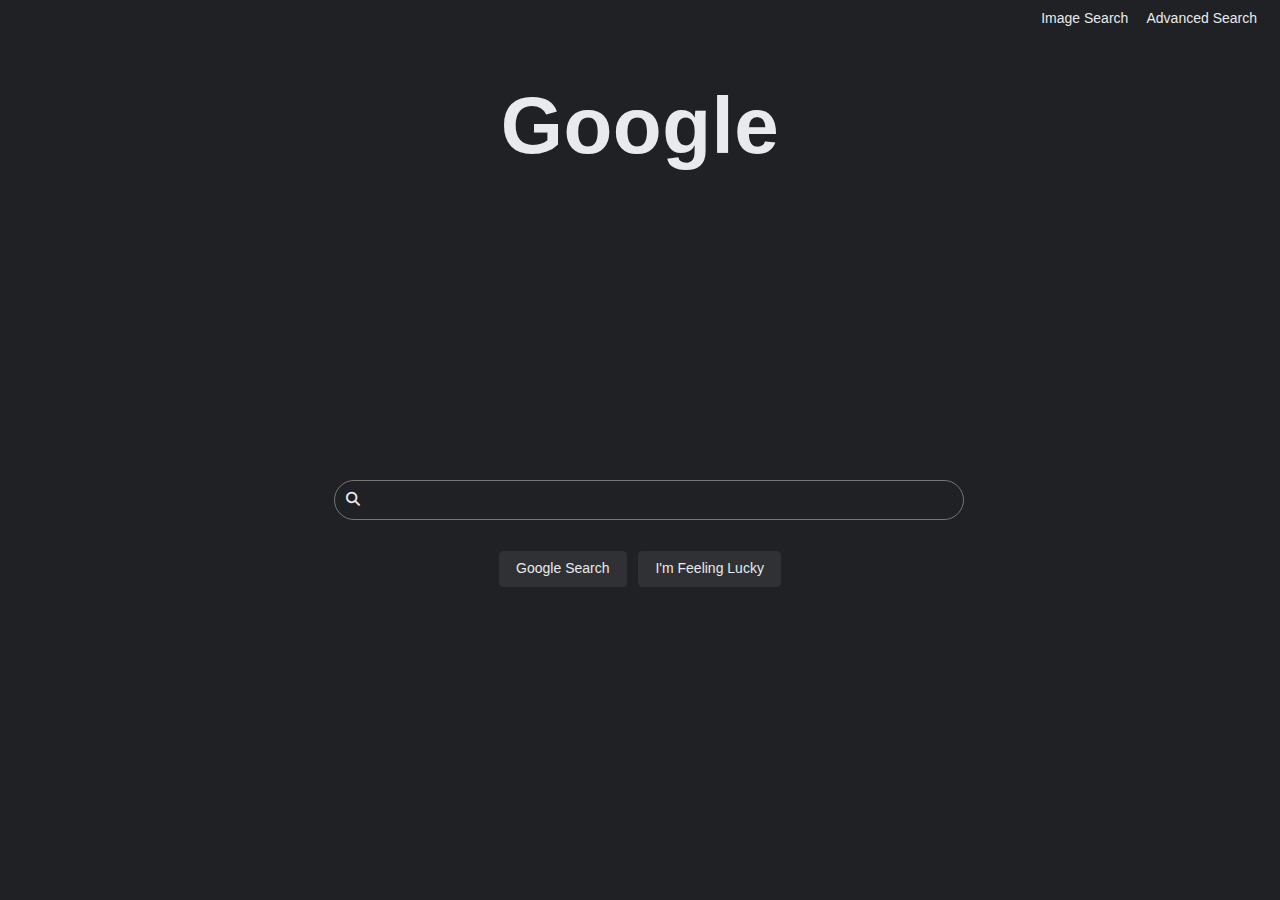
<file: google_search/index.html>
<!DOCTYPE html>
<html lang="en">
  <head>
    <meta charset="UTF-8" />
    <meta http-equiv="X-UA-Compatible" content="IE=edge" />
    <meta name="viewport" content="width=device-width, initial-scale=1.0" />
    <title>Google Search</title>

    <!-- BOOTSRAP -->
    <link
      href="https://cdn.jsdelivr.net/npm/bootstrap@5.0.2/dist/css/bootstrap.min.css"
      rel="stylesheet"
      integrity="sha384-EVSTQN3/azprG1Anm3QDgpJLIm9Nao0Yz1ztcQTwFspd3yD65VohhpuuCOmLASjC"
      crossorigin="anonymous"
    />

    <!-- CUSTOM CSS -->
    <link rel="stylesheet" href="css/style.css" />

    <!-- FONT AWESOME -->
    <link
      rel="stylesheet"
      href="https://cdnjs.cloudflare.com/ajax/libs/font-awesome/6.1.1/css/all.min.css"
    />
  </head>
  <body>
    <header>
      <a href="image_search.html">Image Search</a>
      <a href="advanced_search.html">Advanced Search</a>
    </header>

    <main>
      <div class="container">
        <center>
          <div class="row p-4 d-flex align-items-end" style="min-height: 400px">
            <h1>Google</h1>
          </div>
          <form action="https://www.google.com/search">
            <div class="row">
              <div class="col">
                <label for="search">
                  <i class="fa-solid fa-magnifying-glass fa-image"></i>
                </label>
                <input type="text" name="q" id="search" aria-label="Search" />
              </div>
            </div>
            <div class="row">
              <div class="col">
                <input type="submit" value="Google Search" />
                <input
                  type="submit"
                  value="I'm Feeling Lucky"
                  aria-label="I'm
                Feeling Lucky"
                  name="btnI"
                />
              </div>
            </div>
          </form>
        </center>
      </div>
    </main>

    <script
      src="https://cdn.jsdelivr.net/npm/bootstrap@5.0.2/dist/js/bootstrap.bundle.min.js"
      integrity="sha384-MrcW6ZMFYlzcLA8Nl+NtUVF0sA7MsXsP1UyJoMp4YLEuNSfAP+JcXn/tWtIaxVXM"
      crossorigin="anonymous"
    ></script>
  </body>
</html>
</file>
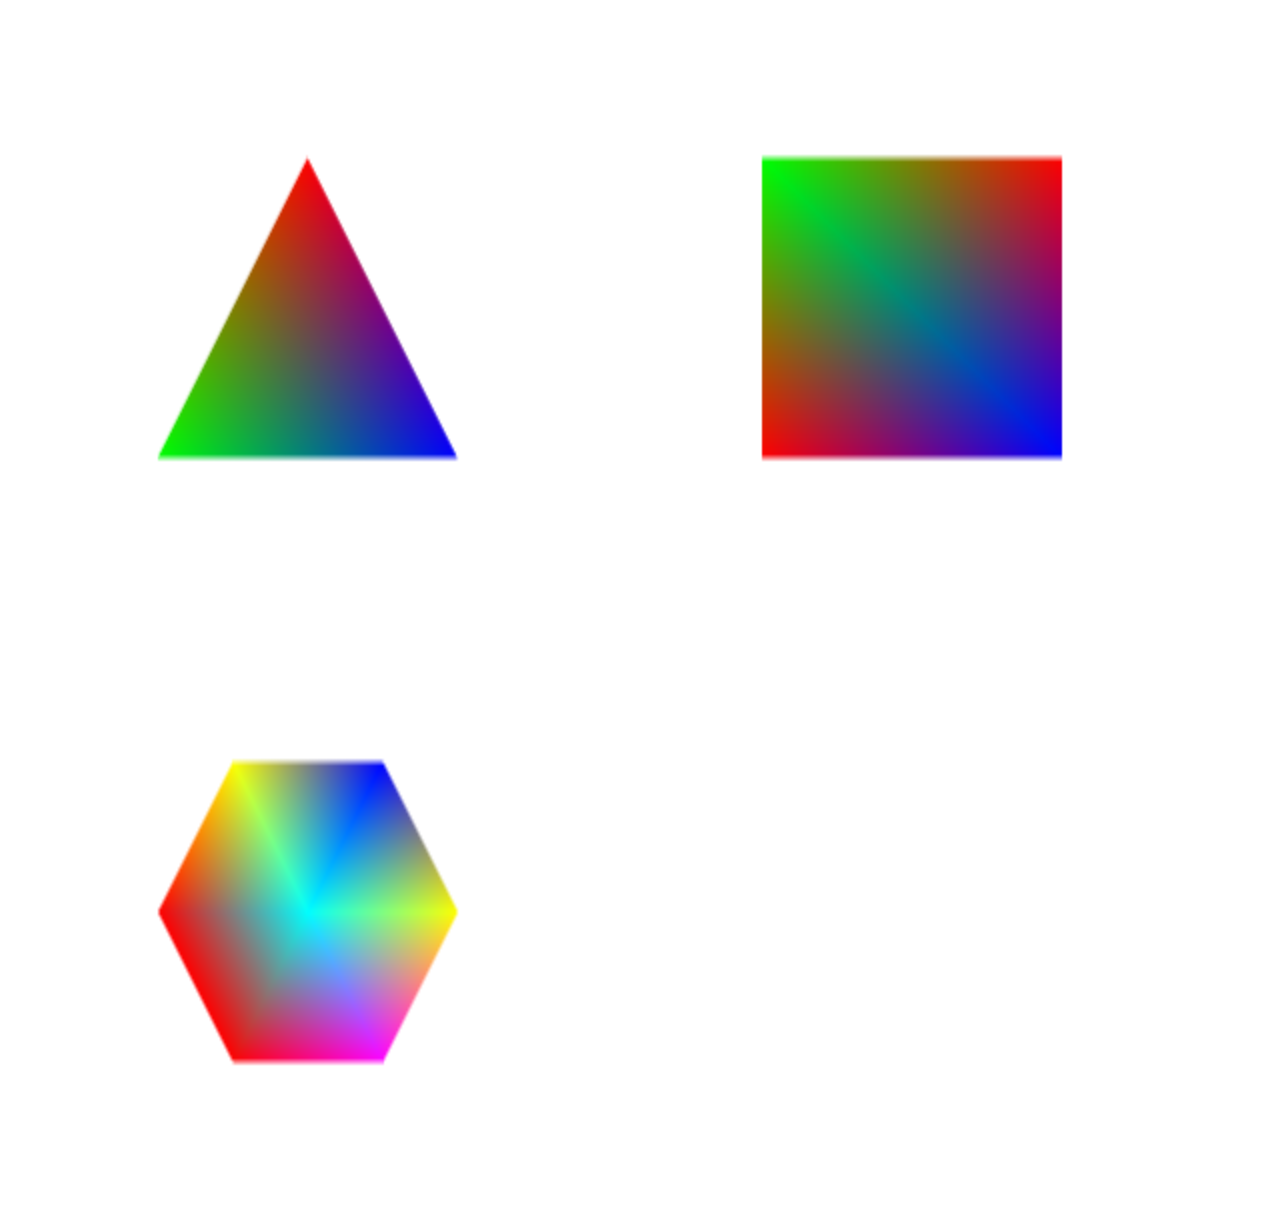
<file: webgl/index.html>
<!DOCTYPE html>
<html lang="en">
<head>
    <meta charset="UTF-8">
    <meta http-equiv="X-UA-Compatible" content="IE=edge">
    <meta name="viewport" content="width=device-width, initial-scale=1.0">
    <title>Example webgl</title>
    <link rel="stylesheet" href="styles/style.css">
</head>
<body onload="initCanvas();">
    <canvas id="canvas_triangle"></canvas>
    <canvas id="canvas_square"></canvas>
    <canvas id="canvas_hexagon"></canvas>
    
    <script src="scripts/app.js"></script>
</body>
</html>
</file>
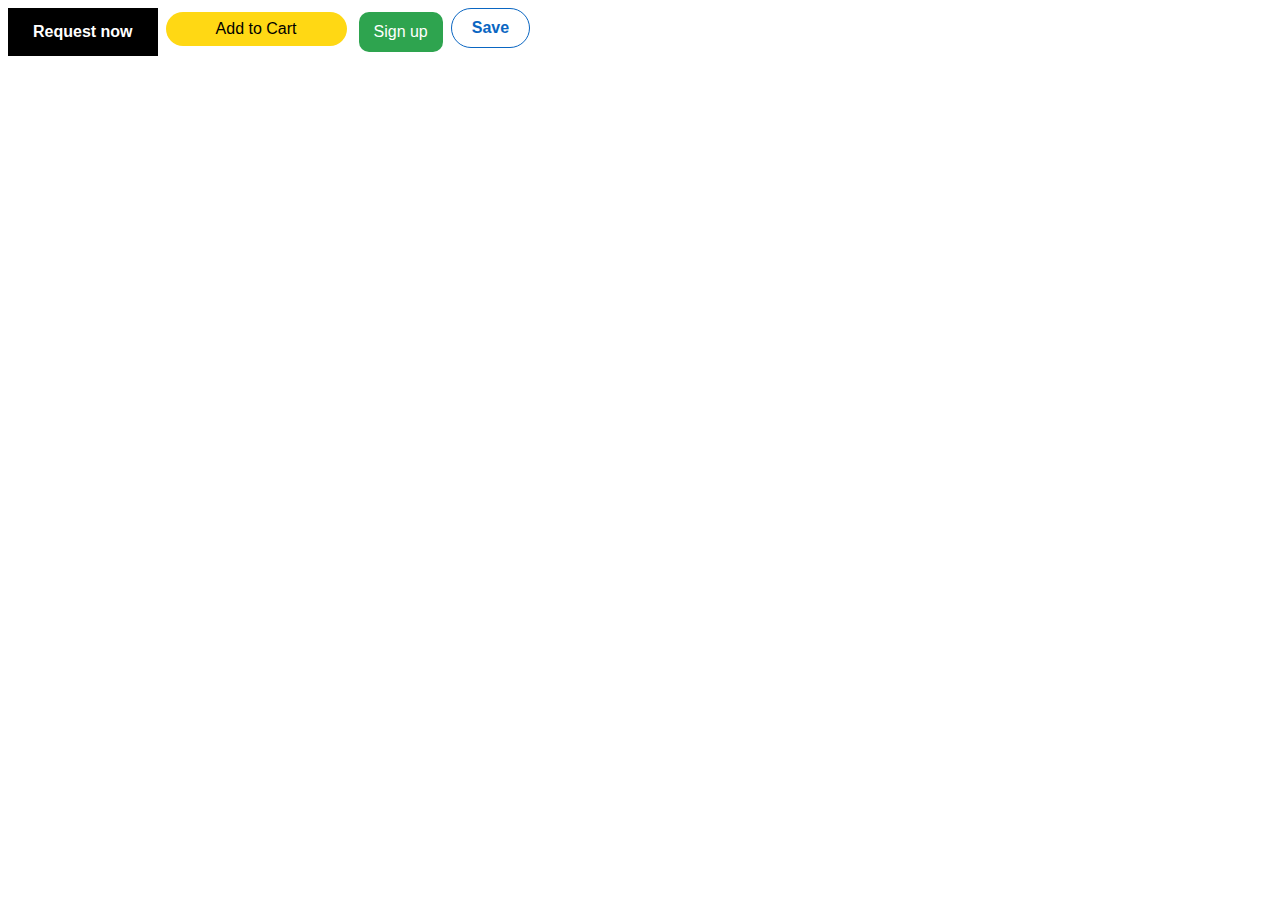
<file: buttons.html>
<!DOCTYPE html>
<html lang="en">
<head>
  <meta charset="UTF-8">
  <meta http-equiv="X-UA-Compatible" content="IE=edge">
  <meta name="viewport" content="width=device-width, initial-scale=1.0">
  <title>Buttons from popular websites!</title>
  <link rel="stylesheet" href="./styles/buttons.css">
</head>
<body>
  
  <button class="uber-button">Request now</button>
  <button class="amazon-button">Add to Cart</button>
  <button class="github-button">Sign up</button>
  <button class="linkedin-button">Save</button>
  
</body>
</html>
</file>
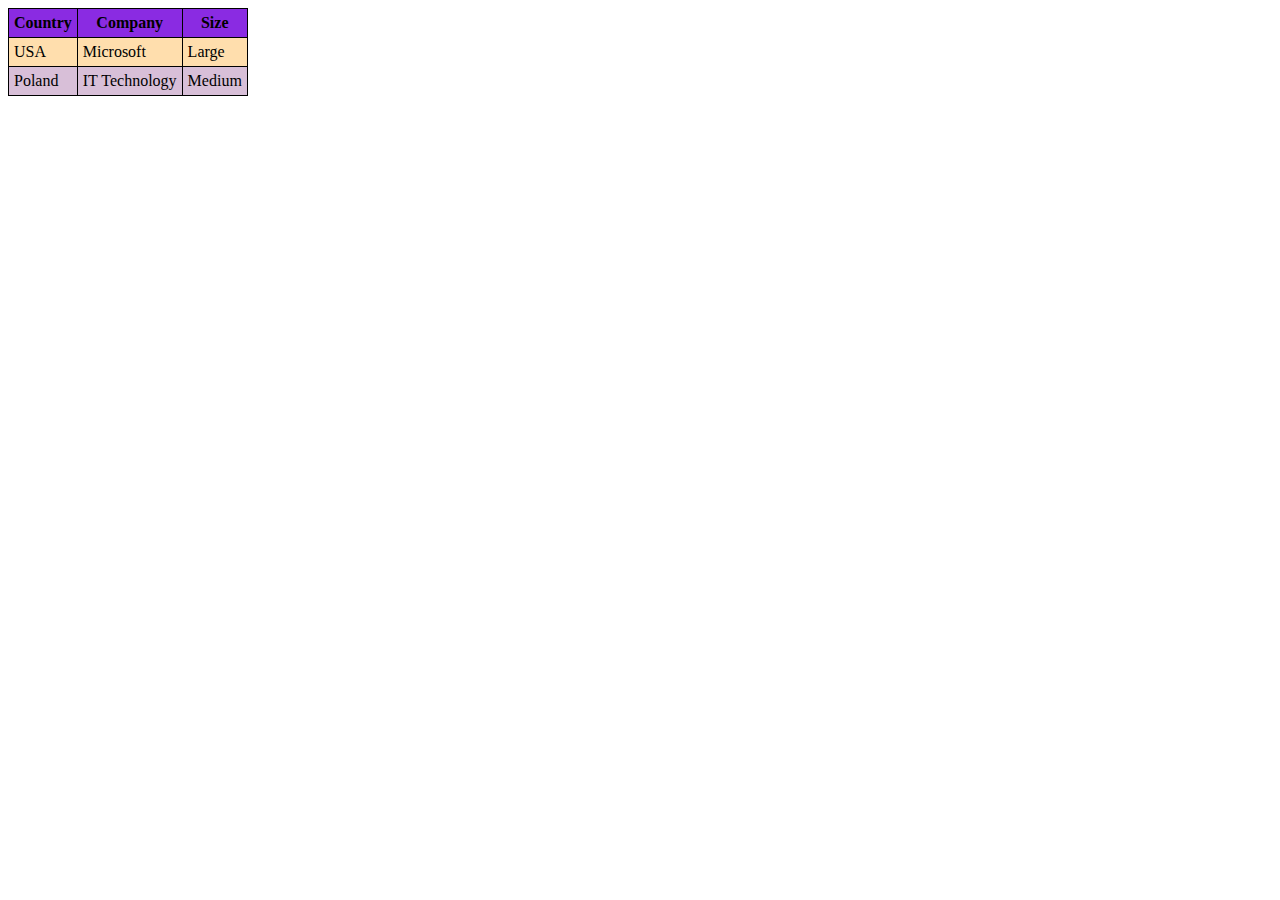
<file: table.html>
<!DOCTYPE html>
<html lang="en">
  <head>
    <meta charset="UTF-8" />
    <meta http-equiv="X-UA-Compatible" content="IE=edge" />
    <meta name="viewport" content="width=device-width, initial-scale=1.0" />
    <title>Table</title>
    <link rel="stylesheet" href="styles/table.css" />
  </head>
  <body>
    <table>
      <thead>
        <tr>
          <th>Country</th>
          <th>Company</th>
          <th>Size</th>
        </tr>
      </thead>
      <tbody>
        <tr>
          <td>USA</td>
          <td>Microsoft</td>
          <td>Large</td>
        </tr>
        <tr>
          <td>Poland</td>
          <td>IT Technology</td>
          <td>Medium</td>
        </tr>
      </tbody>
    </table>
  </body>
</html>
</file>
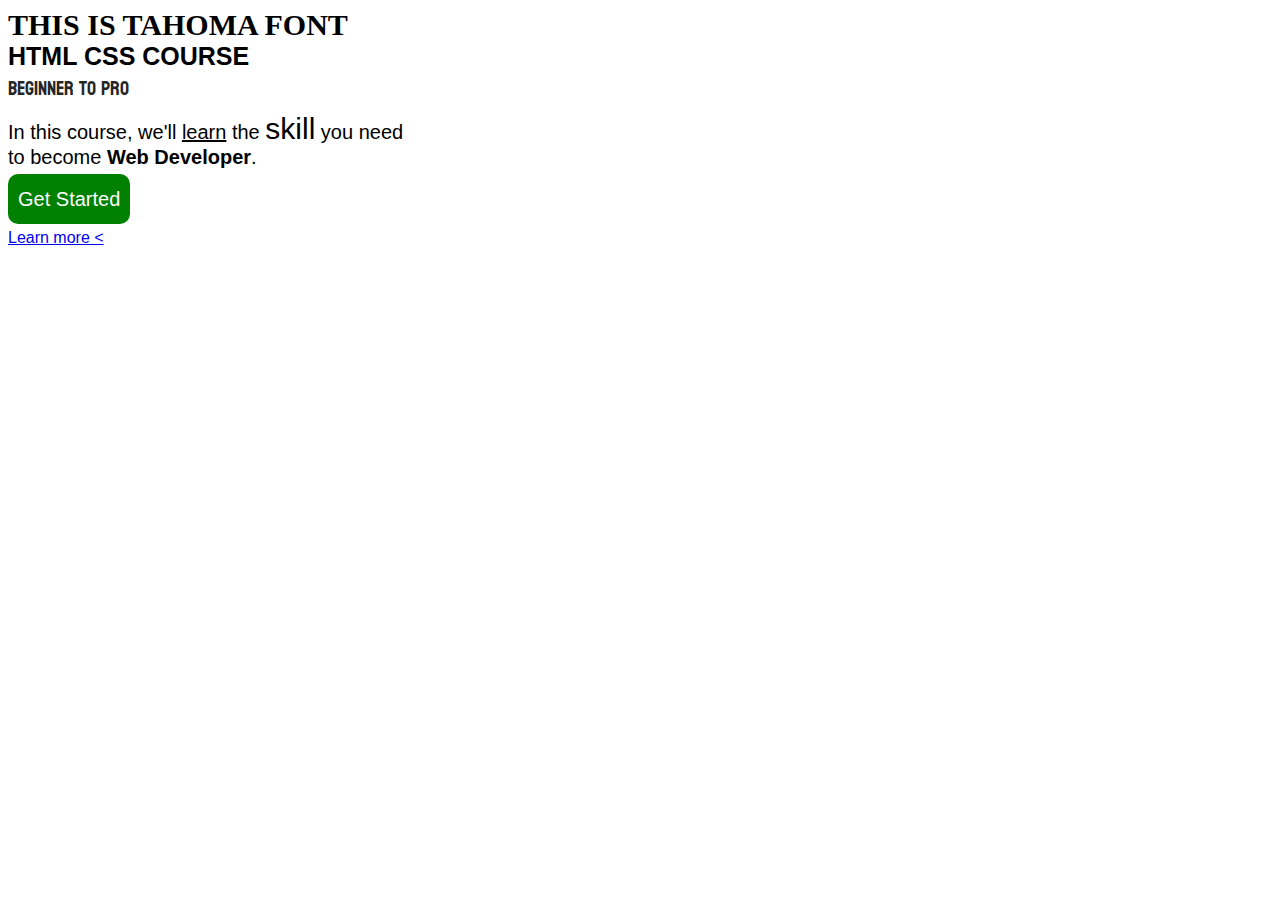
<file: texts.html>
<!DOCTYPE html>
<html lang="en">
<head>
  <meta charset="UTF-8">
  <meta http-equiv="X-UA-Compatible" content="IE=edge">
  <meta name="viewport" content="width=device-width, initial-scale=1.0">
  <title>Texts</title>
  <link rel="stylesheet" href="./styles/texts.css">
  <link rel="preconnect" href="https://fonts.googleapis.com">
  <link rel="preconnect" href="https://fonts.gstatic.com" crossorigin>
  <link href="https://fonts.googleapis.com/css2?family=Koulen&display=swap" rel="stylesheet"> 
</head>
<body>
  <p class="p_tahoma">THIS IS TAHOMA FONT</p>
  <p class="html_course">HTML CSS COURSE</p>
  <p class="beg_to_pro">Beginner to Pro</p>
  <p class="text_course">
    In this course, we'll <u>learn</u>
    the <span class="skill">skill</span> you need to become <strong>Web Developer</strong>.
  </p>
  <button class="get_started">Get Started</button>
  <p class="learn_more"><a href="www.google.pl">Learn more &#60;</a></p>
</body>
</html>
</file>
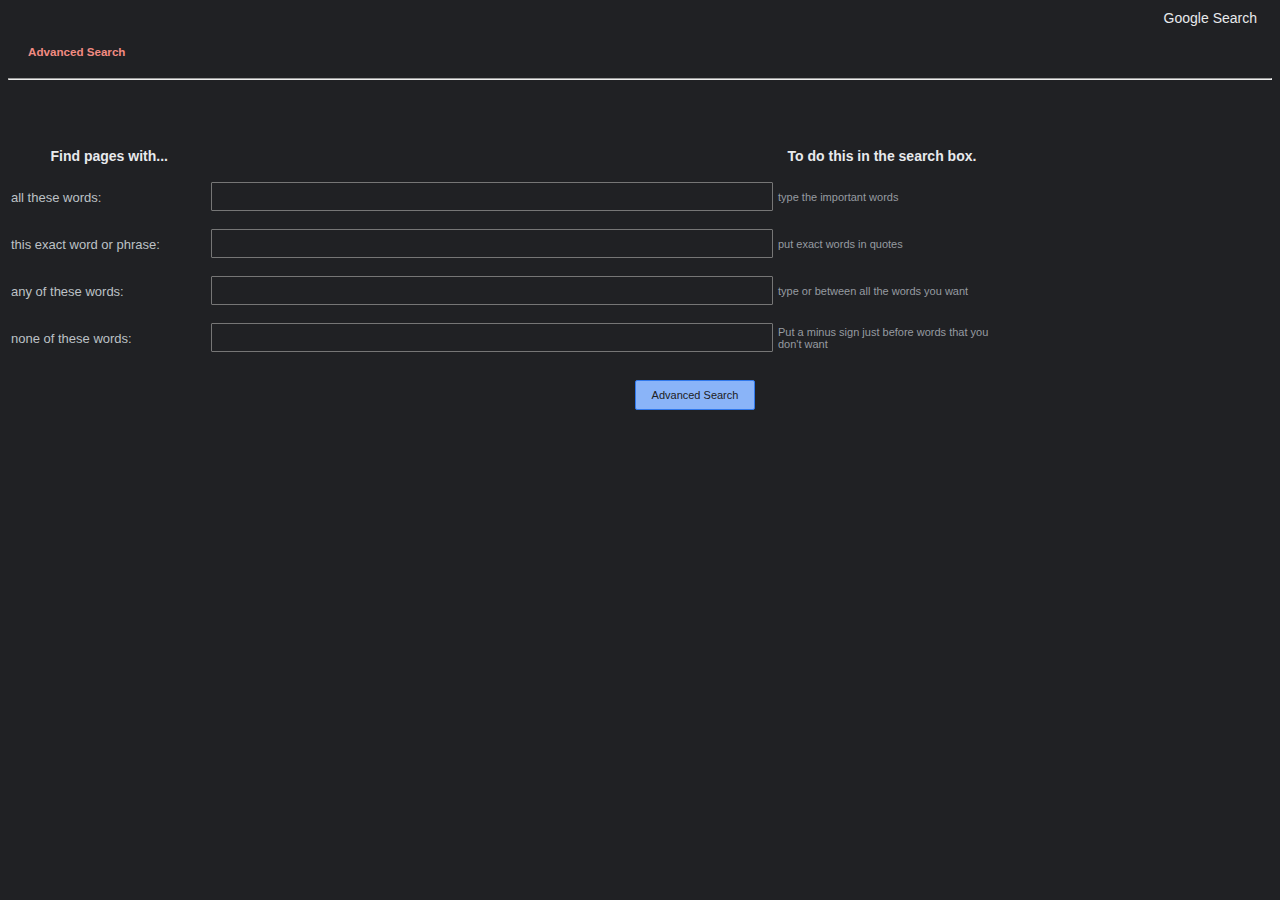
<file: google_search/advanced_search.html>
<!DOCTYPE html>
<html lang="en">
  <head>
    <meta charset="UTF-8" />
    <meta http-equiv="X-UA-Compatible" content="IE=edge" />
    <meta name="viewport" content="width=device-width, initial-scale=1.0" />
    <title>Google Search</title>

    <!-- BOOTSRAP -->
    <link
      href="https://cdn.jsdelivr.net/npm/bootstrap@5.0.2/dist/css/bootstrap.min.css"
      rel="stylesheet"
      integrity="sha384-EVSTQN3/azprG1Anm3QDgpJLIm9Nao0Yz1ztcQTwFspd3yD65VohhpuuCOmLASjC"
      crossorigin="anonymous"
    />

    <!-- CUSTOM CSS -->
    <link rel="stylesheet" href="css/advanced_search_style.css" />

    <!-- FONT AWESOME -->
    <link
      rel="stylesheet"
      href="https://cdnjs.cloudflare.com/ajax/libs/font-awesome/6.1.1/css/all.min.css"
    />
  </head>
  <body>
    <header>
      <a href="index.html">Google Search</a>
    </header>

    <div class="container-fluid">
      <div class="row p-4" style="min-height: 100px">
        <h5>Advanced Search</h5>
        <hr />
      </div>
      <form action="https://www.google.com/search?tbm=isch">
        <div class="row">
          <table class="mx-5 w-100" style="max-width: 1000px">
            <colgroup>
              <col span="1" style="width: 20%" />
              <col span="1" style="width: 55%" />
              <col span="1" style="width: 25%" />
            </colgroup>
            <thead>
              <tr>
                <th>Find pages with...</th>
                <th></th>
                <th id="info">To do this in the search box.</th>
              </tr>
            </thead>
            <tbody>
              <tr>
                <td><label for="all">all these words: </label></td>
                <td><input type="text" name="as_q" id="all" /></td>
                <td class="small">type the important words</td>
              </tr>
              <tr>
                <td>
                  <label for="exact">this exact word or phrase: </label>
                </td>
                <td><input type="text" name="as_eqp" id="exact" /></td>
                <td class="small">put exact words in quotes</td>
              </tr>
              <tr>
                <td><label for="any">any of these words: </label></td>
                <td><input type="text" name="as_oq" id="any" /></td>
                <td class="small">type or between all the words you want</td>
              </tr>
              <tr>
                <td><label for="none">none of these words: </label></td>
                <td><input type="text" name="as_nlo" id="none" /></td>
                <td class="small">
                  Put a minus sign just before words that you don't want
                </td>
              </tr>
              <tr>
                <td></td>
                <td><input type="submit" value="Advanced Search" /></td>
              </tr>
            </tbody>
          </table>
        </div>
      </form>
    </div>

    <script
      src="https://cdn.jsdelivr.net/npm/bootstrap@5.0.2/dist/js/bootstrap.bundle.min.js"
      integrity="sha384-MrcW6ZMFYlzcLA8Nl+NtUVF0sA7MsXsP1UyJoMp4YLEuNSfAP+JcXn/tWtIaxVXM"
      crossorigin="anonymous"
    ></script>
  </body>
</html>
</file>
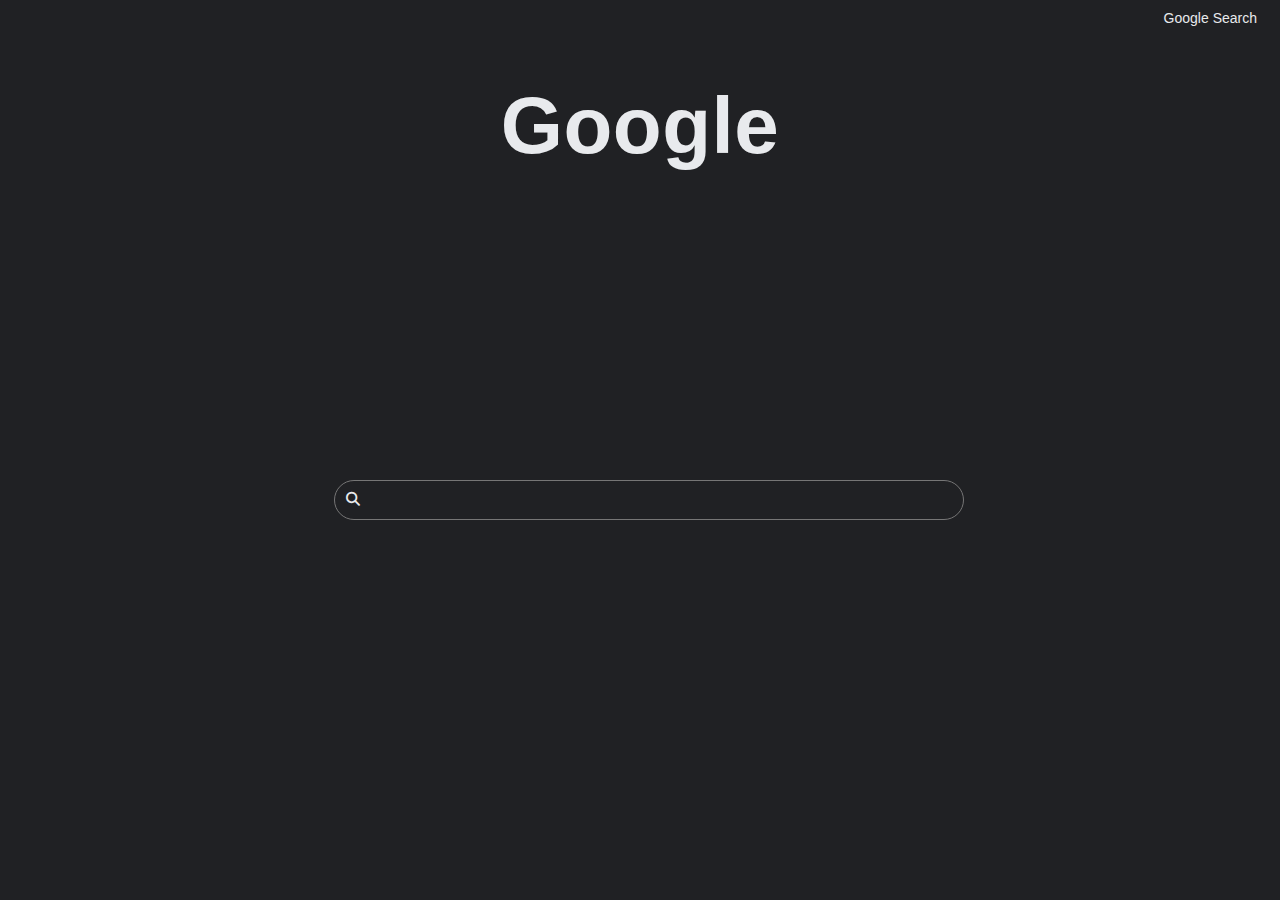
<file: google_search/image_search.html>
<!DOCTYPE html>
<html lang="en">
  <head>
    <meta charset="UTF-8" />
    <meta http-equiv="X-UA-Compatible" content="IE=edge" />
    <meta name="viewport" content="width=device-width, initial-scale=1.0" />
    <title>Google Search</title>

    <!-- BOOTSRAP -->
    <link
      href="https://cdn.jsdelivr.net/npm/bootstrap@5.0.2/dist/css/bootstrap.min.css"
      rel="stylesheet"
      integrity="sha384-EVSTQN3/azprG1Anm3QDgpJLIm9Nao0Yz1ztcQTwFspd3yD65VohhpuuCOmLASjC"
      crossorigin="anonymous"
    />

    <!-- CUSTOM CSS -->
    <link rel="stylesheet" href="css/style.css" />

    <!-- FONT AWESOME -->
    <link
      rel="stylesheet"
      href="https://cdnjs.cloudflare.com/ajax/libs/font-awesome/6.1.1/css/all.min.css"
    />
  </head>
  <body>
    <header>
      <a href="index.html">Google Search</a>
    </header>

    <main>
      <div class="container">
        <center>
          <div class="row p-4 d-flex align-items-end" style="min-height: 400px">
            <h1>Google</h1>
          </div>
          <form action="https://www.google.com/search?tbm=isch">
            <div class="row">
              <div class="col">
                <label for="search">
                  <i class="fa-solid fa-magnifying-glass fa-image"></i>
                </label>
                <input type="text" name="q" id="search" aria-label="Search" />
                <input type="text" name="tbm" value="isch" hidden />
              </div>
            </div>
            <div class="row">
              <div class="col">
                <input type="submit" value="Google Search" hidden />
              </div>
            </div>
          </form>
        </center>
      </div>
    </main>

    <script
      src="https://cdn.jsdelivr.net/npm/bootstrap@5.0.2/dist/js/bootstrap.bundle.min.js"
      integrity="sha384-MrcW6ZMFYlzcLA8Nl+NtUVF0sA7MsXsP1UyJoMp4YLEuNSfAP+JcXn/tWtIaxVXM"
      crossorigin="anonymous"
    ></script>
  </body>
</html>
</file>
<file: google_search/css/style.css>
body,
input,
button,
a {
  background: #202124;
  color: #e8eaed;
  font-family: arial, sans-serif;
  font-size: 14px;
}
h1 {
  font-weight: bold;
  letter-spacing: 0.5px;
  font-size: 80px;
}

input[type="text"] {
  border: 1px solid rgb(118, 118, 118);
  border-radius: 20px;
  padding: 10px 10px 12px 12px;
  min-width: 400px;
  margin-bottom: 20px;
  width: 45%;
  padding-left: 40px;
  padding-right: 20px;
}
input[type="text"]:hover {
  background: #303134;
  border: 1px solid #303134;
}
input[type="text"]:focus {
  outline: none !important;
}
input[type="submit"],
button[type="submit"] {
  background: #303134;
  border: solid 1px #303134;
  border-radius: 4px;
  line-height: 27px;
  height: 36px;
  min-width: 54px;
  cursor: pointer;
  user-select: none;
  text-align: center;
  padding: 0px 16px;
  margin: 11px 4px;
}
input[type="submit"]:hover,
button[type="submit"]:hover {
  border: solid 1px rgb(118, 118, 118);
}

header {
  text-align: right;
  text-decoration: none;
  margin-top: 10px;
}
a {
  text-decoration: none;
  margin-right: 15px;
}
a:hover {
  text-decoration: underline;
  color: #e8eaed;
}

.fa-image {
  transform: translateX(30px);
}
</file>
<file: webgl/styles/style.css>
div {
    text-align: center;
}
#canvas_triangle, #canvas_square, #canvas_hexagon{
    width: 600px;
    height: 600px;
}

a {
    text-decoration: none;
    font-size: 2rem;
    color:blueviolet;

    padding-left: 10px;
}
</file>
<file: styles/buttons.css>
.uber-button
    {
      background-color: black;
      color: white;
      border: none;
      padding-left: 25px;
      padding-right: 25px;
      padding-top: 15px;
      padding-bottom: 15px;
      font-size: medium;
      font-weight: bold;
      transition: opacity 0.15s,
                  box-shadow 0.15s;
      vertical-align: top;

      
    }
    .uber-button:hover
    {
      opacity: 0.8;
      box-shadow: 10px 10px 10px rgba(0, 0, 0, 0.6);
    }
    .amazon-button
    {
      background-color: rgb(255, 216, 20);
      margin: 4px;
      padding-top: 8px;
      padding-bottom: 8px;
      padding-left: 50px;
      padding-right: 50px;
      font-size: medium;
      border: none;
      border-radius: 20px;
      transition: opacity 0.15s;
      vertical-align: top;
    }
    .amazon-button:active
    {
      opacity: 0.7;
    }
    .github-button
    {
      background-color: rgb(46, 164, 79);
      padding-top: 10px;
      padding-bottom: 10px;
      padding-right: 15px;
      padding-left: 15px;
      height: 40px;
      color: white;
      font-size: medium;
      border: none;
      border-radius: 10px;
      margin: 4px;
      cursor: grab;
      vertical-align: top;

    }
    .linkedin-button
    {
      background-color: white;
      border: 1px solid rgb(10, 102, 194);
      border-radius: 20px;
      color:rgb(10, 102, 194);
      font-size: medium;
      font-weight: bold;
      padding-top: 10px;
      padding-bottom: 10px;
      padding-left: 20px;
      padding-right: 20px;
      cursor: pointer;
      transition: opacity 0.15s,
                  box-shadow 0.15s,
                  background-color 0.15s,
                  color 0.15s;
      vertical-align: top;
    }
    .linkedin-button:hover
    {
      opacity: 0.8;
      box-shadow: 10px 10px 10px rgba(0, 0, 0, 0.6);
    }
    .linkedin-button:active
    {
      background-color: rgb(10, 102, 194);
      color: white;
    }
</file>
<file: styles/table.css>
table {
  border: 1px solid black;
  border-collapse: collapse;
}

td,
th {
  border: 1px solid black;
  padding: 5px;
}
thead {
  background-color: blueviolet;
}
/* odd or even */
tbody tr:nth-child(odd) {
  background-color: navajowhite;
}
tbody tr:nth-child(even) {
  background-color: thistle;
}
tbody tr:hover {
  transition: 50ms;
  background-color: violet;
}
</file>
<file: styles/texts.css>
.p_tahoma
    {
      font-family: TAHOMA;
      font-size: 30px;
      font-weight: bold;
    }
    p {
      font-family: Verdana, Geneva, Tahoma, sans-serif;
      margin-top: 0px;
      margin-bottom: 0px;
    }
    .html_course
    {
      font-size: 25px;
      font-weight: bold;
    }
    .beg_to_pro
    {
      font-family: Koulen;
      font-size: 20px;
      opacity: 0.85;
    }
    .text_course
    {
      margin-top: 5px;
      width: 400px;
      font-size: 20px;
    }
    .get_started
    {
      background-color: green;
      color: white;
      text-align: center;
      font-size: 20px;
      border: none;
      border-radius: 10px;
      padding-left: 10px;
      padding-right: 10px;
      margin-top: 5px;
      height: 50px;
    }
    .skill
    {
      font-size: 30px;
      font-family:'Franklin Gothic Medium', 'Arial Narrow', Arial, sans-serif
      
    }
    .learn_more
    {
      margin-top: 5px;
    }
</file>
<file: google_search/css/advanced_search_style.css>
body,
input,
button,
a {
  background: #202124;
  color: #e8eaed;
  font-family: arial, sans-serif;
  font-size: 14px;
}
h5 {
  margin-left: 20px;
  margin-bottom: 20px;
  color: #f28b82;
}

input[type="text"] {
  border: 1px solid rgb(118, 118, 118);
  height: 25px;
  padding: 1px 8px;
  border-radius: 1px;
  width: 100%;
  font-size: 13px;
  color: #bdc1c6;
}

input[type="text"]:focus {
  outline: none !important;
  border: 1px solid #8ab4f8;
}
input[type="submit"],
button[type="submit"] {
  background: #8ab4f8;
  border: solid 1px #3079ed;
  border-radius: 2px;
  line-height: 100%;
  font-size: 11px;
  color: #202124;
  height: 30px;
  min-width: 120px;
  cursor: default;
  user-select: none;
  text-align: center;
  padding: 0px 12px;
  margin: 10px 0px;
  float: right;
}
input[type="submit"]:hover {
  background: #a1c2f7;
}

header {
  text-align: right;
  text-decoration: none;
  margin-top: 10px;
}
a {
  text-decoration: none;
  margin-right: 15px;
}
a:hover {
  text-decoration: underline;
  color: #e8eaed;
}

.fa-image {
  transform: translateX(30px);
}

tr,
th,
td {
  padding-bottom: 15px;
}

td label {
  font-size: 13px;
  color: #bdc1c6;
}

.small {
  font-size: 11px;
  color: #969ba1;
  padding-left: 20px;
}

td label,
td .small {
  vertical-align: middle;
}

@media only screen and (max-width: 1050px) {
  .small {
    display: none;
  }
  th[id="info"] {
    display: none;
  }
}
</file>
